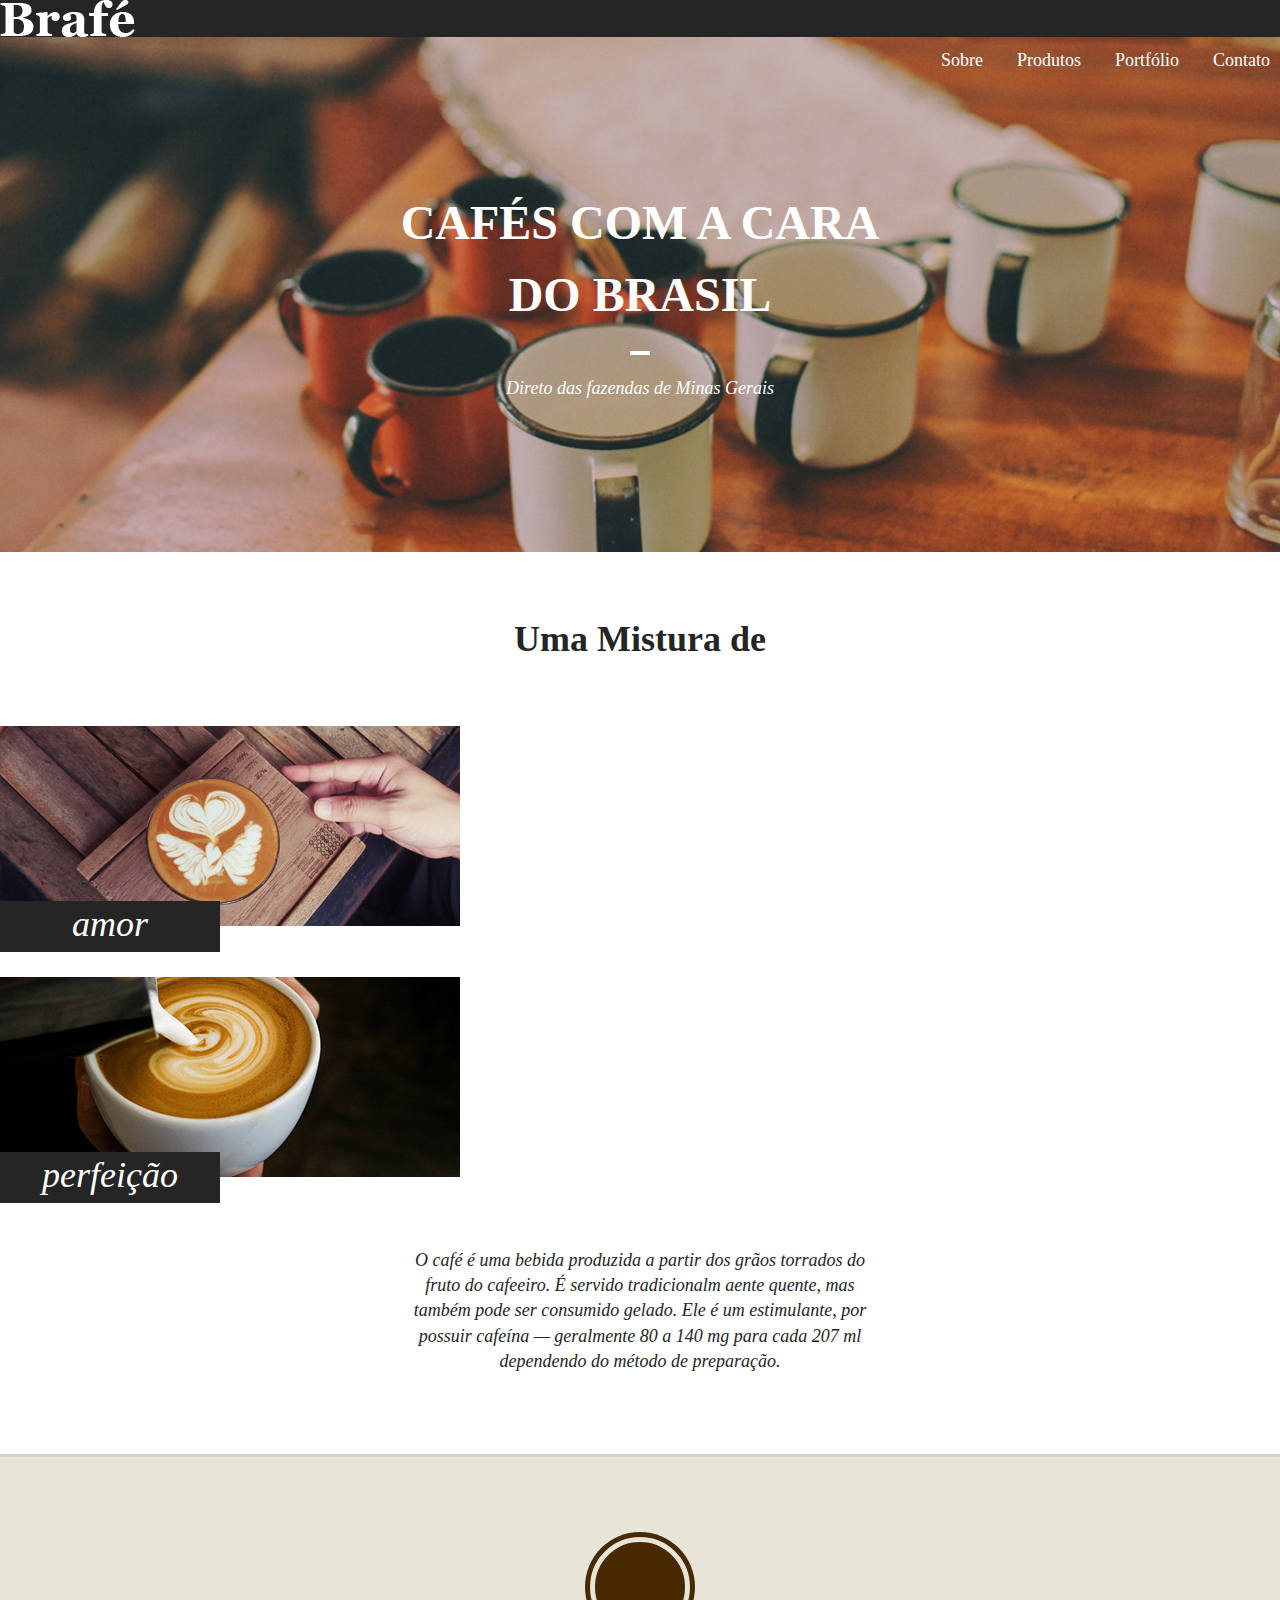
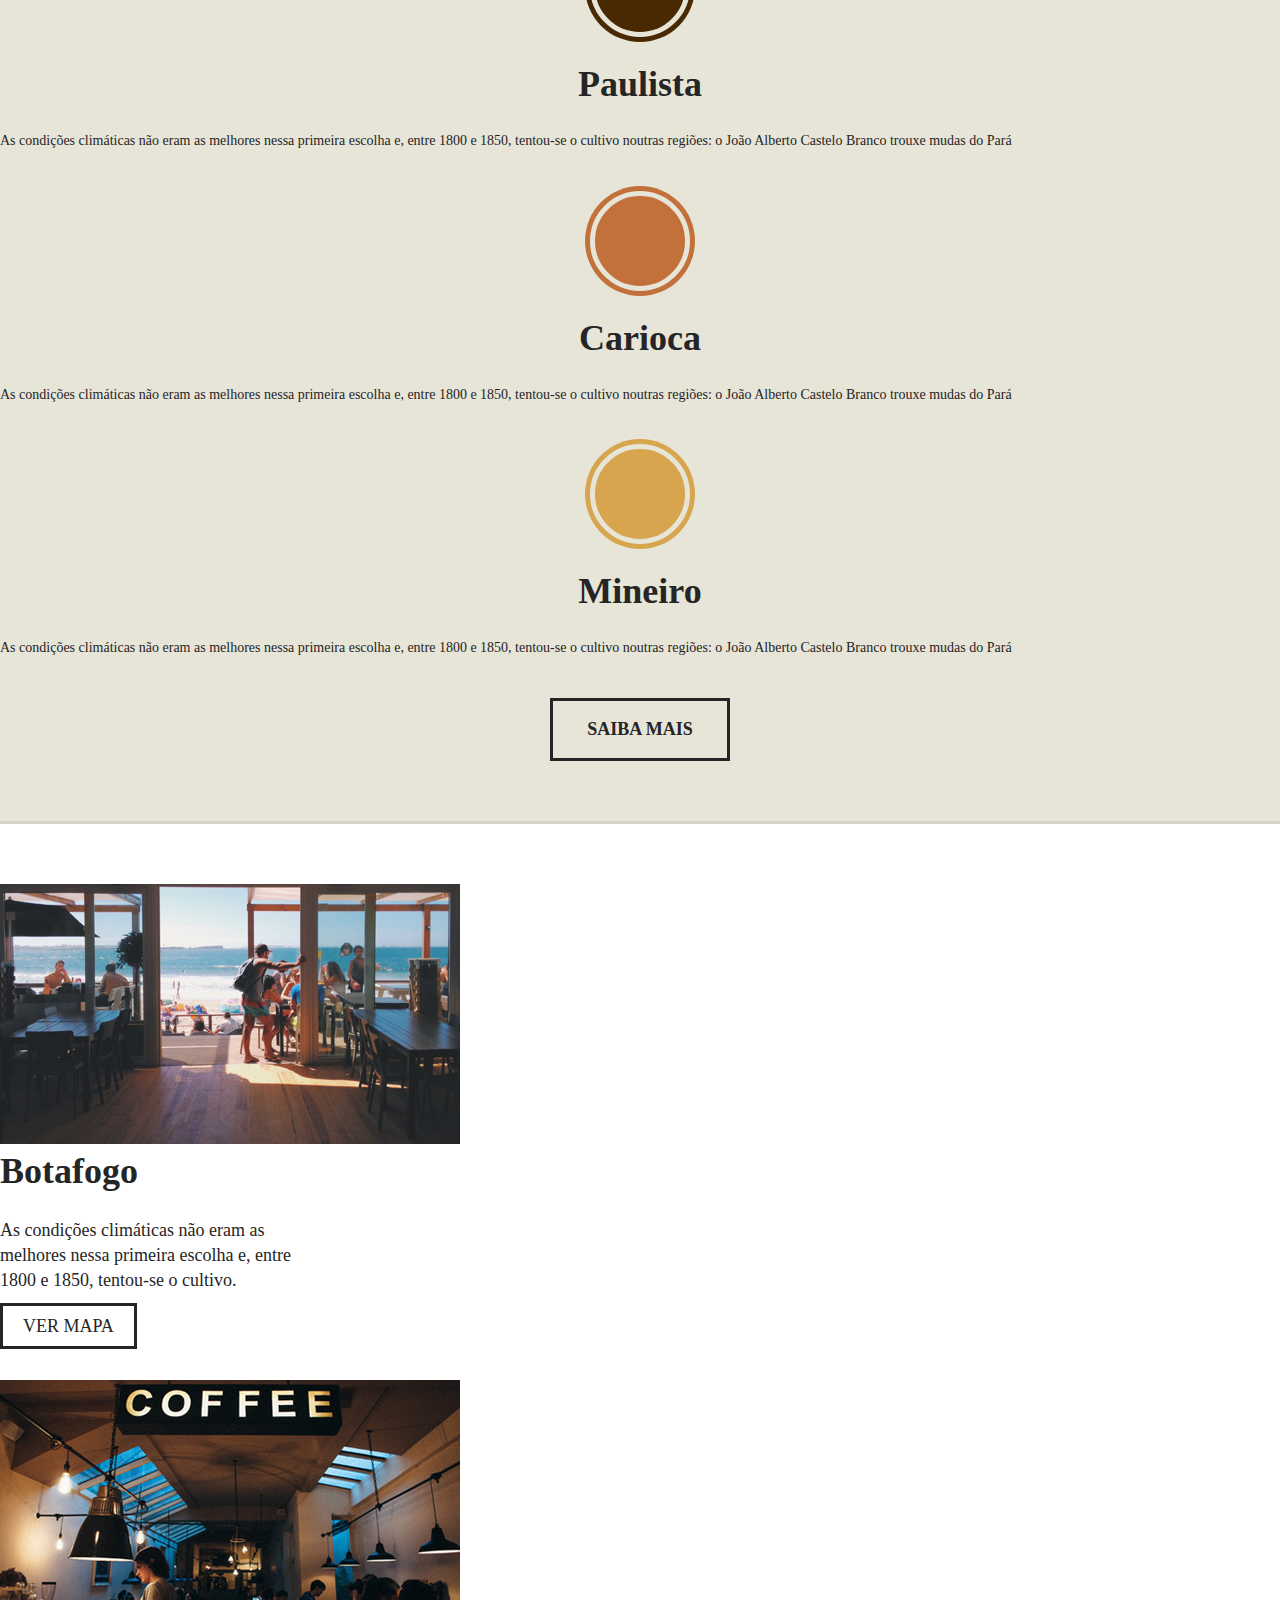
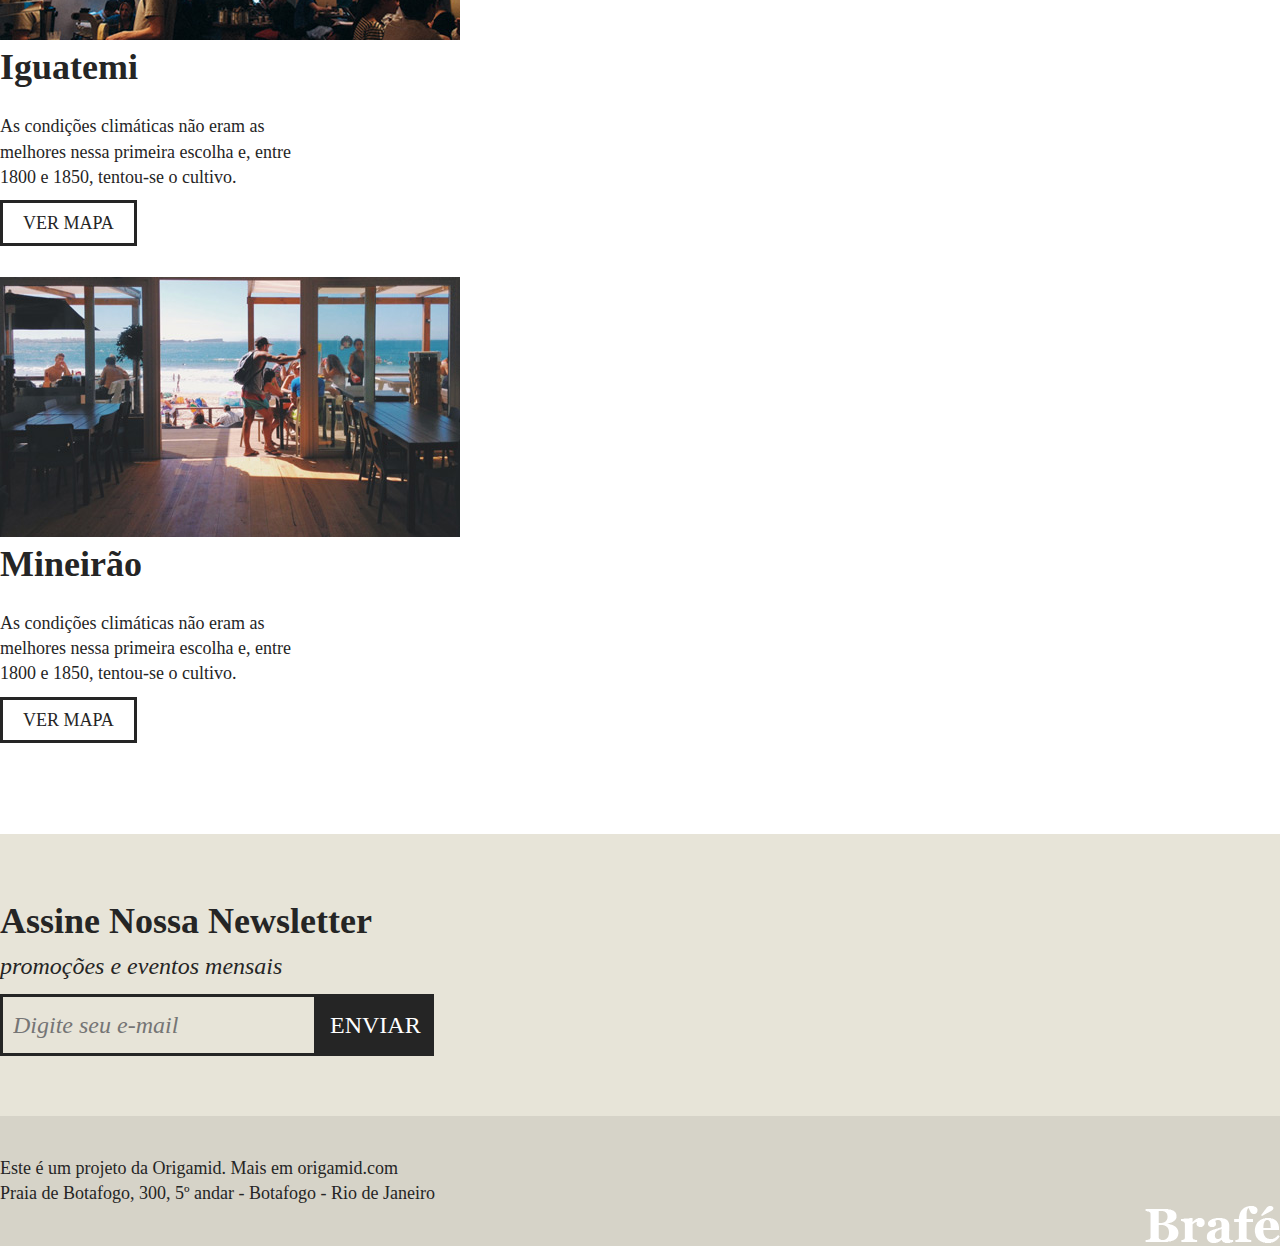
<file: brafe-1-bootstrap/index.html>
<!DOCTYPE html>
<html>
<head>
	<title>Brafé 1</title>
	<meta charset="utf-8">
	<meta name="viewport" content="width=device-width, initial-scale=1, shrink-to-fit=no">
	<link rel="stylesheet" type="text/css" href="css/bootstrap-reboot.min.css">
	<link rel="stylesheet" type="text/css" href="css/style.css">
</head>
<body>
	
	<header class="menu">
		<div class='container'>
			<div class='row'>
				<a class="menu-logo col-4" href="#"><img src="img/brafe.png" alt="Brafé"></a>	
				<nav class="menu-nav col-8">
					<ul>
						<li><a href="#">Sobre</a></li>
						<li><a href="#">Produtos</a></li>
						<li><a href="#">Portfólio</a></li>
						<li><a href="#">Contato</a></li>
					</ul>
				</nav>
			</div>
		</div>
	</header>
	
	<main class="intro">
		<h1>Cafés com a cara<br>do Brasil</h1>
		<p>Direto das fazendas de Minas Gerais</p>
	</main>
	
	<section class="sobre container">
		<h2>Uma Mistura de</h2>
		<div class='row'>
			<div class="col-sm sobre-item">
				<img src="img/cafe-1.jpg">
				<h3>amor</h3>
			</div>
			<div class="col-sm sobre-item">
				<img src="img/cafe-2.jpg">
				<h3>perfeição</h3>
			</div>
		</div>
		<p>O café é uma bebida produzida a partir dos grãos torrados do fruto do cafeeiro. É servido tradicionalm
aente quente, mas também pode ser consumido gelado. Ele é um estimulante, por possuir cafeína — geralmente 80 a 140 mg para cada 207 ml dependendo do método de preparação.</p>
	</section>
	
	<section class="produtos">
		<div class='container'>
			<div class='row'>
				<div class="produtos-item col-sm">
					<h2 class="produtos-paulista">Paulista</h2>
					<p>As condições climáticas não eram as melhores nessa primeira escolha e, entre 1800 e 1850, tentou-se o cultivo noutras regiões: o João Alberto Castelo Branco trouxe mudas do Pará</p>
				</div>
				<div class="produtos-item col-sm">
					<h2 class="produtos-carioca">Carioca</h2>
					<p>As condições climáticas não eram as melhores nessa primeira escolha e, entre 1800 e 1850, tentou-se o cultivo noutras regiões: o João Alberto Castelo Branco trouxe mudas do Pará</p>
				</div>
				<div class="produtos-item col-sm">
					<h2 class="produtos-mineiro">Mineiro</h2>
					<p>As condições climáticas não eram as melhores nessa primeira escolha e, entre 1800 e 1850, tentou-se o cultivo noutras regiões: o João Alberto Castelo Branco trouxe mudas do Pará</p>
				</div>
			</div>
			<a class="produtos-btn" href="#">Saiba Mais</a>
		</div>
	</section>
	
	<section class="locais container">
		<div class="locais-item row">
			<div class='col-sm'>
				<img src="img/botafogo.jpg" alt="Brafé unidade Botafogo">
			</div>
			<div class='col-sm'>
				<h2>Botafogo</h2>
				<p>As condições climáticas não eram as melhores nessa primeira escolha e, entre 1800 e 1850, tentou-se o cultivo.</p>
				<a href="#">Ver Mapa</a>
			</div>
		</div>
		
		<div class="locais-item row">
			<div class='col-sm'>
				<img src="img/iguatemi.jpg" alt="Brafé unidade Iguatemi">
			</div>
			<div class='col-sm'>
				<h2>Iguatemi</h2>
				<p>As condições climáticas não eram as melhores nessa primeira escolha e, entre 1800 e 1850, tentou-se o cultivo.</p>
				<a href="#">Ver Mapa</a>
			</div>
		</div>
		
		<div class="locais-item row">
			<div class='col-sm'>
				<img src="img/botafogo.jpg" alt="Brafé unidade Mineirão">
			</div>
			<div class='col-sm'>
				<h2>Mineirão</h2>
				<p>As condições climáticas não eram as melhores nessa primeira escolha e, entre 1800 e 1850, tentou-se o cultivo.</p>
				<a href="#">Ver Mapa</a>
			</div>
		</div>
	
	</section>
	
	<section class="assine">
		<div class='container'>
			<div class='row'>
				<div class="assine-info col-sm">
					<h2>Assine Nossa Newsletter</h2>
					<p>promoções e eventos mensais</p>
				</div>
				<form class='col-sm'>
					<label>E-mail</label>
					<input type="text" placeholder="Digite seu e-mail">
					<button type="submit">Enviar</button>
				</form>
			</div>
		</div>
	</section>
	
	<footer class="footer">
		<div class='container'>
			<div class='row'>
				<p class='col-sm-8'>Este é um projeto da Origamid. Mais em origamid.com<br>Praia de Botafogo, 300, 5º andar - Botafogo - Rio de Janeiro</p>
				<div class='col-sm'>
					<img src="img/brafe.png" alt="Brafé">
				</div>
			</div>
		</div>
	</footer>
	
</body>
</html>
</file>
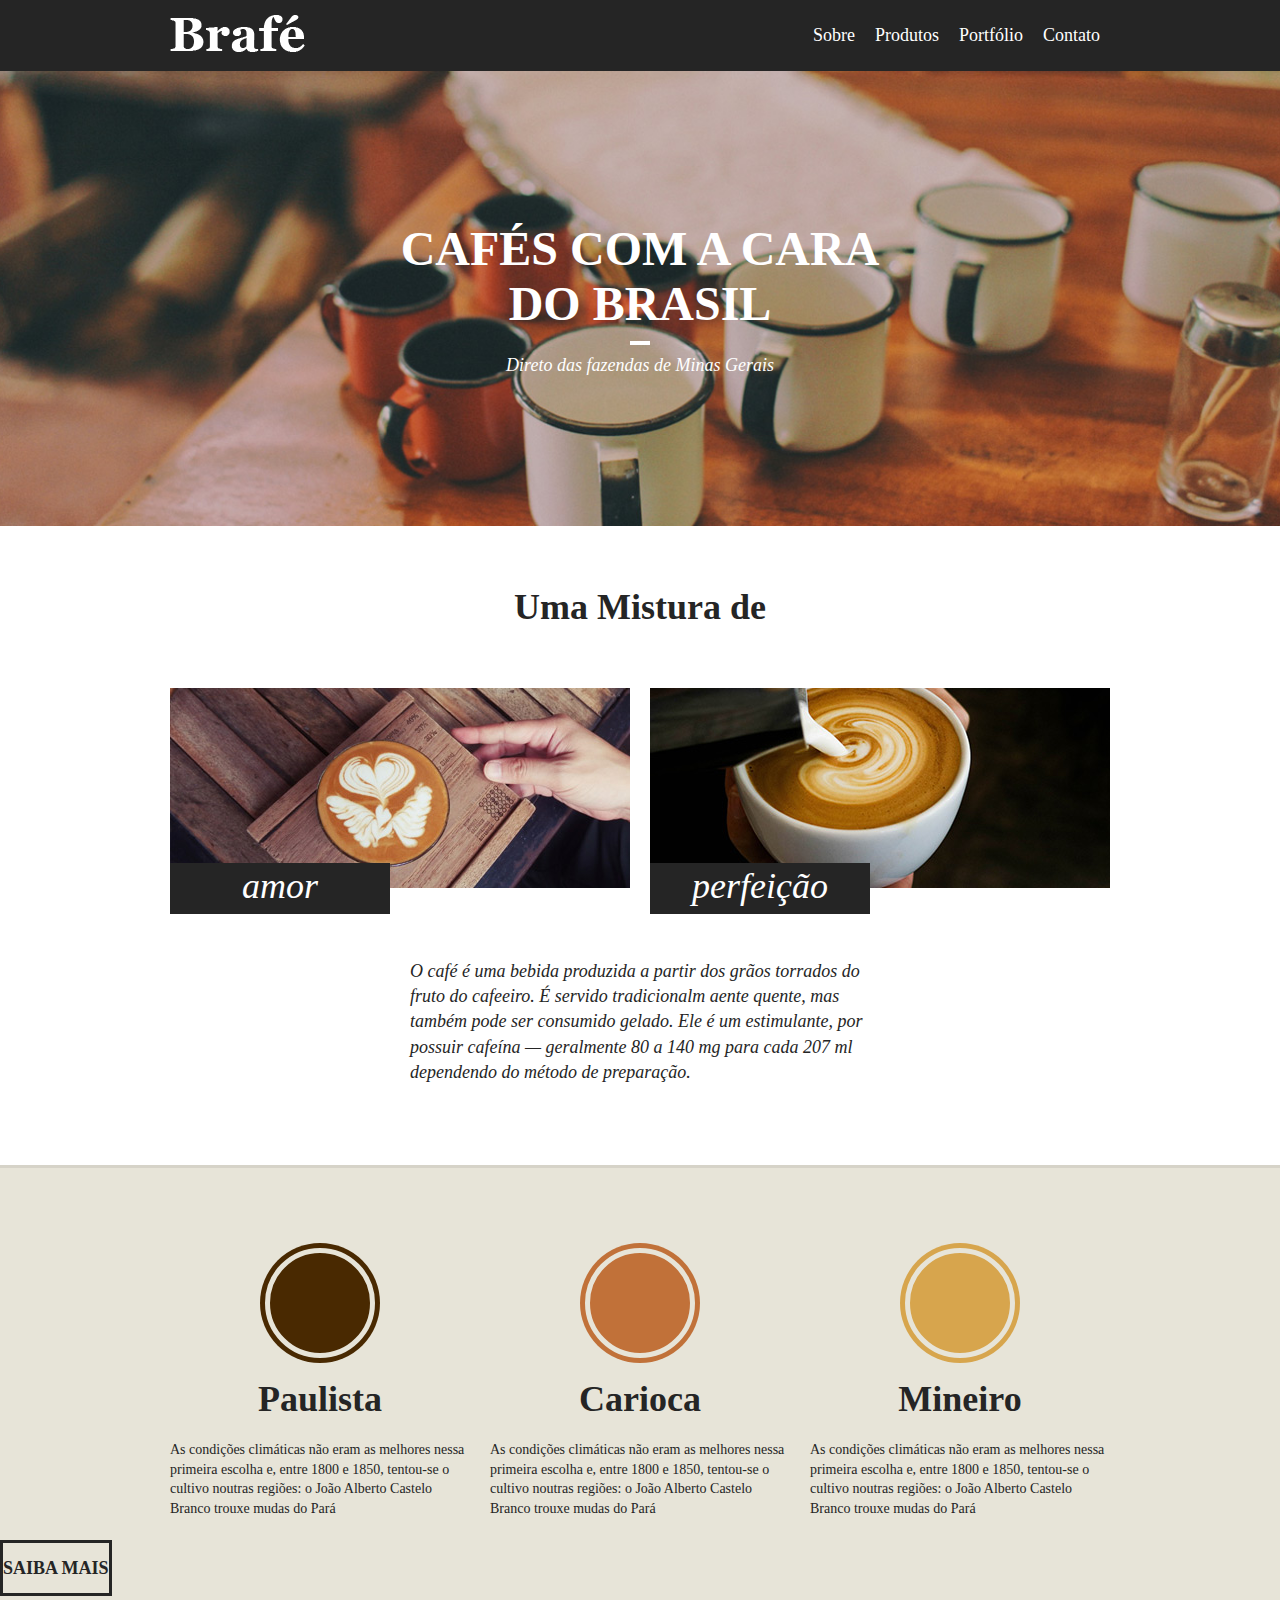
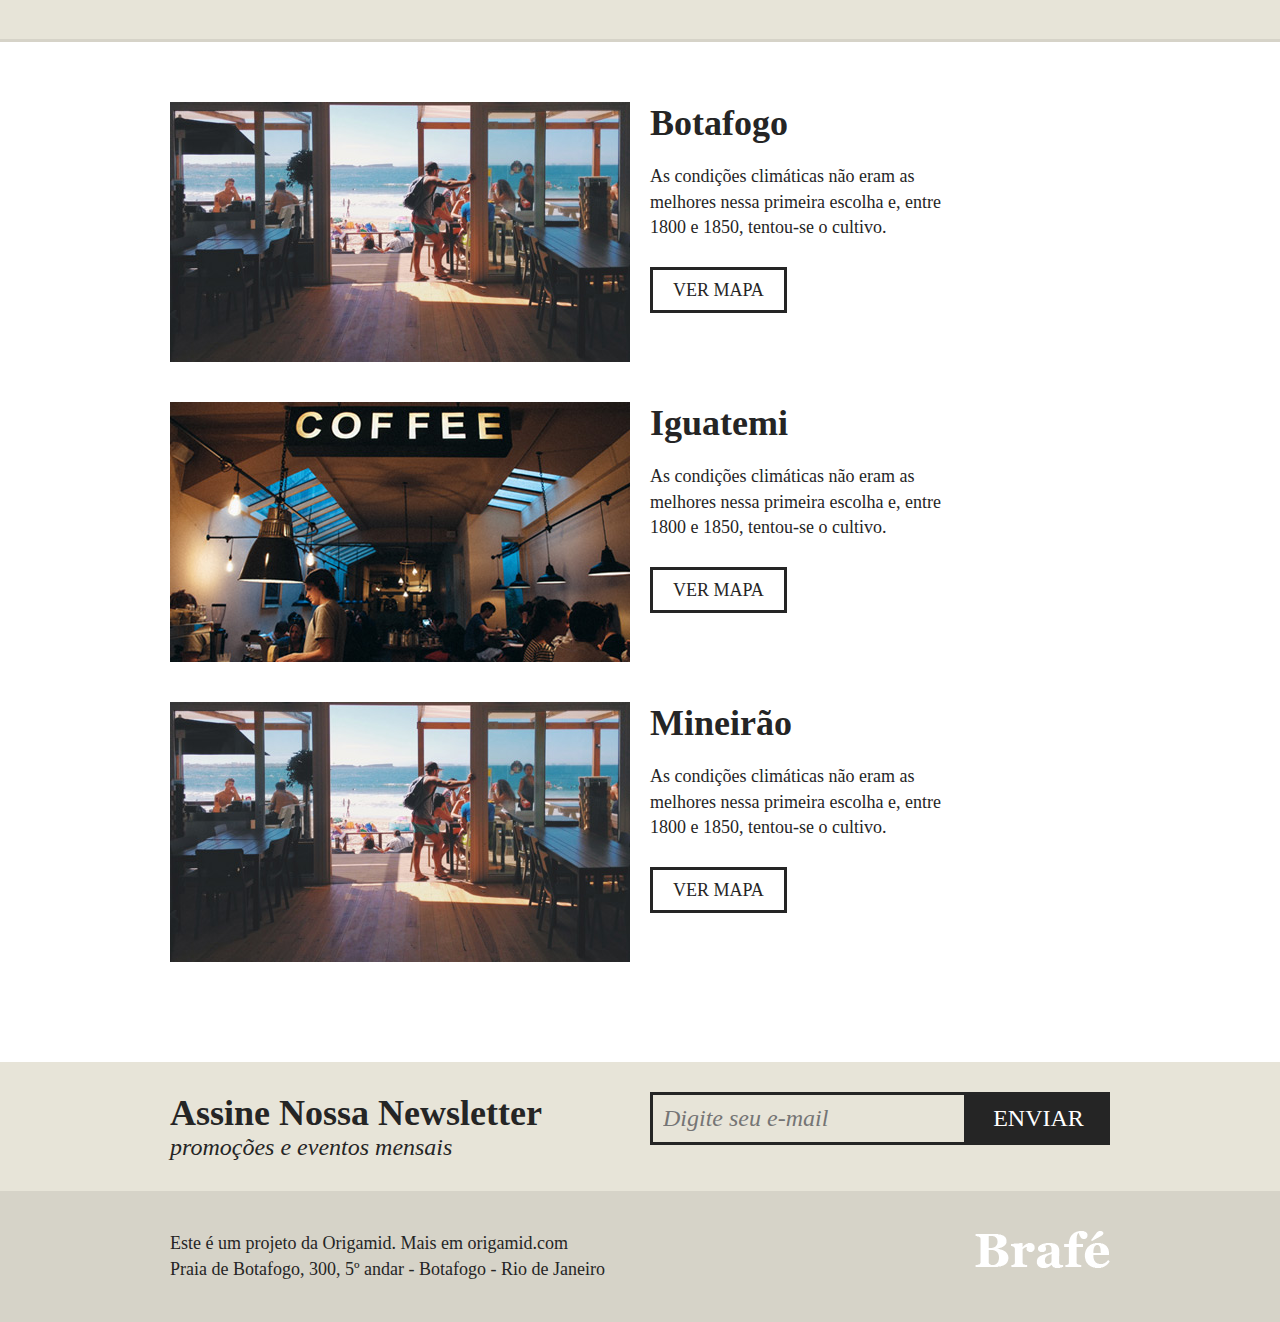
<file: brafe-1-flexbox/index.html>
<!DOCTYPE html>
<html>
<head>
	<title>Brafé 1</title>
	<meta charset="utf-8">
	<meta name="viewport" content="width=device-width, initial-scale=1, shrink-to-fit=no">
	<link rel="stylesheet" type="text/css" href="css/style.css">
</head>
<body>
	
	<header class="menu">
		<div class='container'>
			<a class="menu-logo" href="#"><img src="img/brafe.png" alt="Brafé"></a>	
			<nav class="menu-nav">
				<ul>
					<li><a href="#">Sobre</a></li>
					<li><a href="#">Produtos</a></li>
					<li><a href="#">Portfólio</a></li>
					<li><a href="#">Contato</a></li>
				</ul>
			</nav>
		</div>
	</header>
	
	<main class="intro">
		<h1>Cafés com a cara<br>do Brasil</h1>
		<p>Direto das fazendas de Minas Gerais</p>
	</main>
	
	<section class="sobre">
		<h2>Uma Mistura de</h2>
		<div class='container'>
			<div class="sobre-item">
				<img src="img/cafe-1.jpg">
				<h3>amor</h3>
			</div>
			<div class="sobre-item">
				<img src="img/cafe-2.jpg">
				<h3>perfeição</h3>
			</div>
		</div>
		<p>O café é uma bebida produzida a partir dos grãos torrados do fruto do cafeeiro. É servido tradicionalm
aente quente, mas também pode ser consumido gelado. Ele é um estimulante, por possuir cafeína — geralmente 80 a 140 mg para cada 207 ml dependendo do método de preparação.</p>
	</section>
	
	<section class="produtos">
		<div class='container'>
			<div class="produtos-item">
				<h2 class="produtos-paulista">Paulista</h2>
				<p>As condições climáticas não eram as melhores nessa primeira escolha e, entre 1800 e 1850, tentou-se o cultivo noutras regiões: o João Alberto Castelo Branco trouxe mudas do Pará</p>
			</div>
			<div class="produtos-item">
				<h2 class="produtos-carioca">Carioca</h2>
				<p>As condições climáticas não eram as melhores nessa primeira escolha e, entre 1800 e 1850, tentou-se o cultivo noutras regiões: o João Alberto Castelo Branco trouxe mudas do Pará</p>
			</div>
			<div class="produtos-item">
				<h2 class="produtos-mineiro">Mineiro</h2>
				<p>As condições climáticas não eram as melhores nessa primeira escolha e, entre 1800 e 1850, tentou-se o cultivo noutras regiões: o João Alberto Castelo Branco trouxe mudas do Pará</p>
			</div>
		</div>
		<a class="produtos-btn" href="#">Saiba Mais</a>
	</section>
	
	<section class="locais">
		<div class="locais-item container">
			<div class='locais-img'>
				<img src="img/botafogo.jpg" alt="Brafé unidade Botafogo">
			</div>
			<div class='locais-info'>
				<h2>Botafogo</h2>
				<p>As condições climáticas não eram as melhores nessa primeira escolha e, entre 1800 e 1850, tentou-se o cultivo.</p>
				<a href="#">Ver Mapa</a>
			</div>
		</div>
		
		<div class="locais-item container">
			<div class='locais-img'>
				<img src="img/iguatemi.jpg" alt="Brafé unidade Iguatemi">
			</div>
			<div class='locais-info'>
				<h2>Iguatemi</h2>
				<p>As condições climáticas não eram as melhores nessa primeira escolha e, entre 1800 e 1850, tentou-se o cultivo.</p>
				<a href="#">Ver Mapa</a>
			</div>
		</div>
		
		<div class="locais-item container">
			<div class='locais-img'>
				<img src="img/botafogo.jpg" alt="Brafé unidade Mineirão">
			</div>
			<div class='locais-info'>
				<h2>Mineirão</h2>
				<p>As condições climáticas não eram as melhores nessa primeira escolha e, entre 1800 e 1850, tentou-se o cultivo.</p>
				<a href="#">Ver Mapa</a>
			</div>
		</div>
	
	</section>
	
	<section class="assine">
		<div class='container'>
			<div class="assine-info">
				<h2>Assine Nossa Newsletter</h2>
				<p>promoções e eventos mensais</p>
			</div>
			<form>
				<label>E-mail</label>
				<input type="text" placeholder="Digite seu e-mail">
				<button type="submit">Enviar</button>
			</form>
		</div>
	</section>
	
	<footer class="footer">
		<div class="container">
			<p>Este é um projeto da Origamid. Mais em origamid.com<br>Praia de Botafogo, 300, 5º andar - Botafogo - Rio de Janeiro</p>
			<div class='footer-img'>
				<img src="img/brafe.png" alt="Brafé">
			</div>
		</div>
	</footer>
	
</body>
</html>
</file>
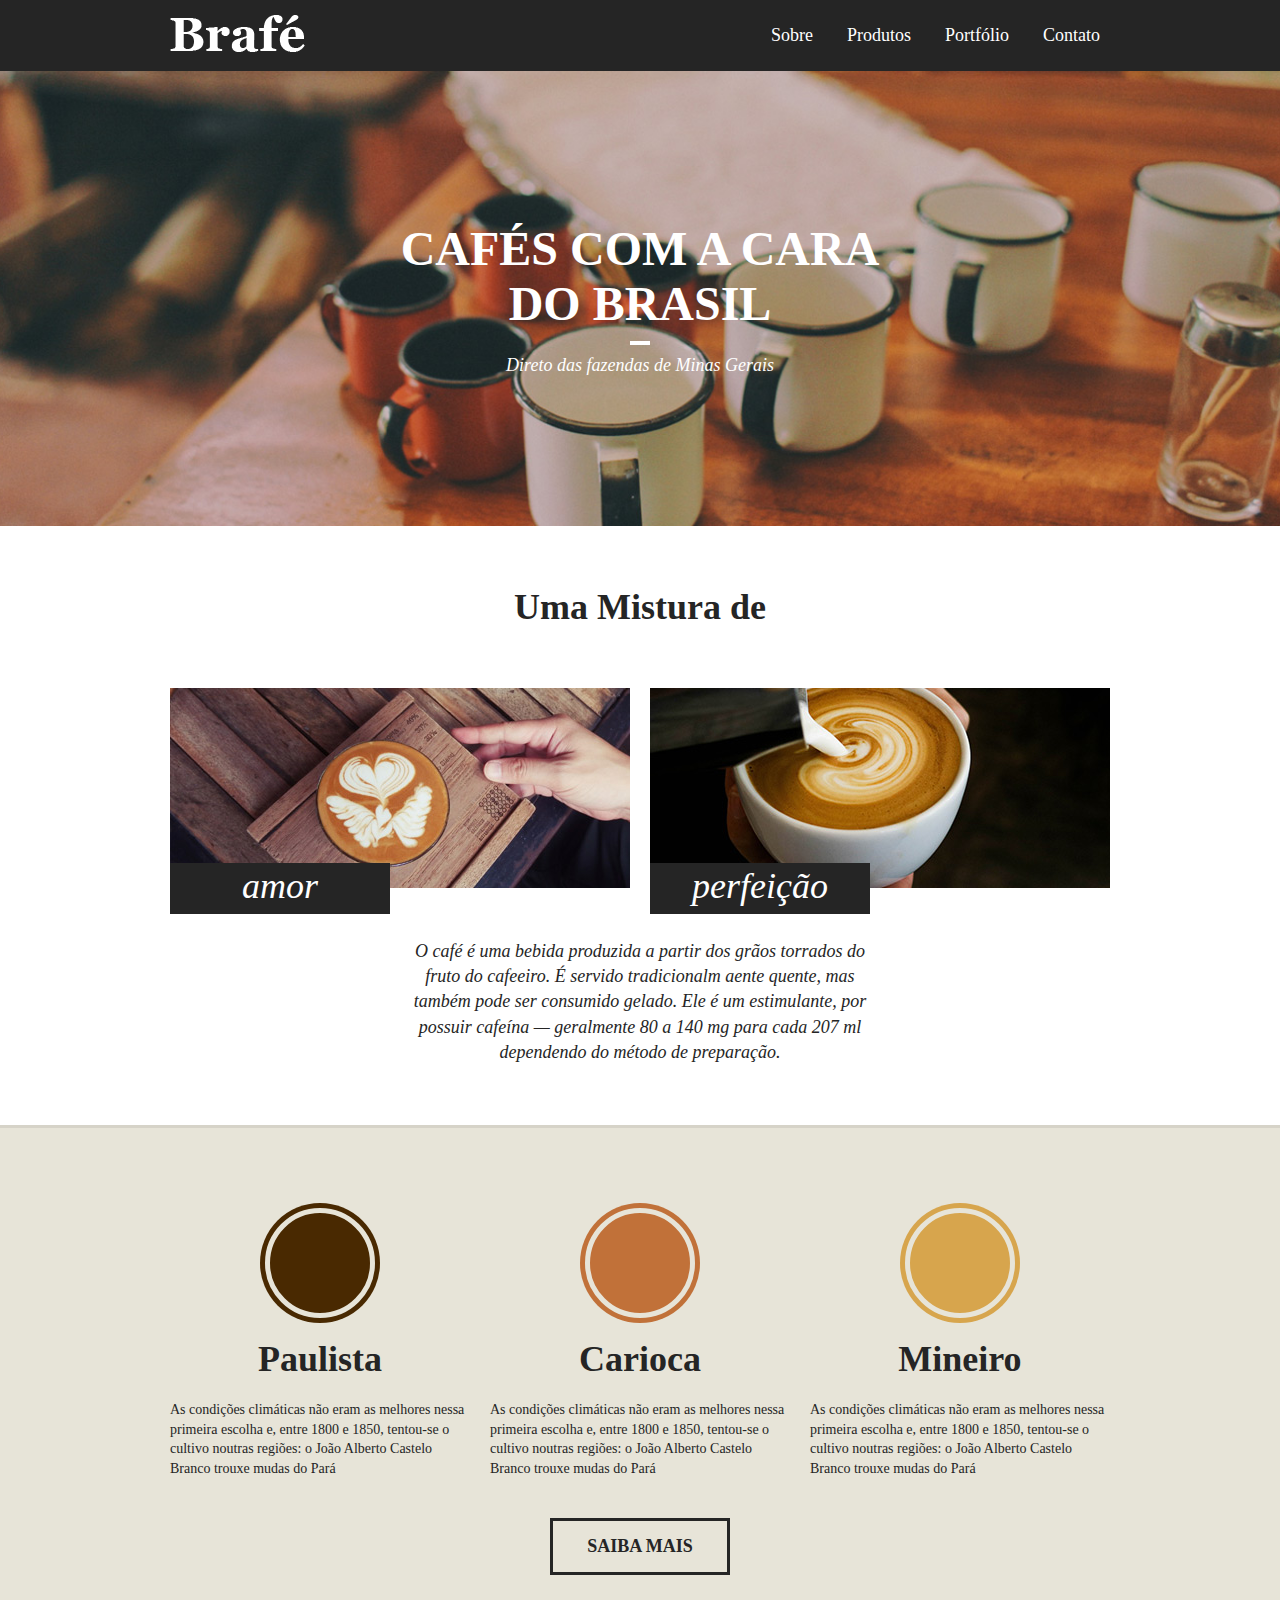
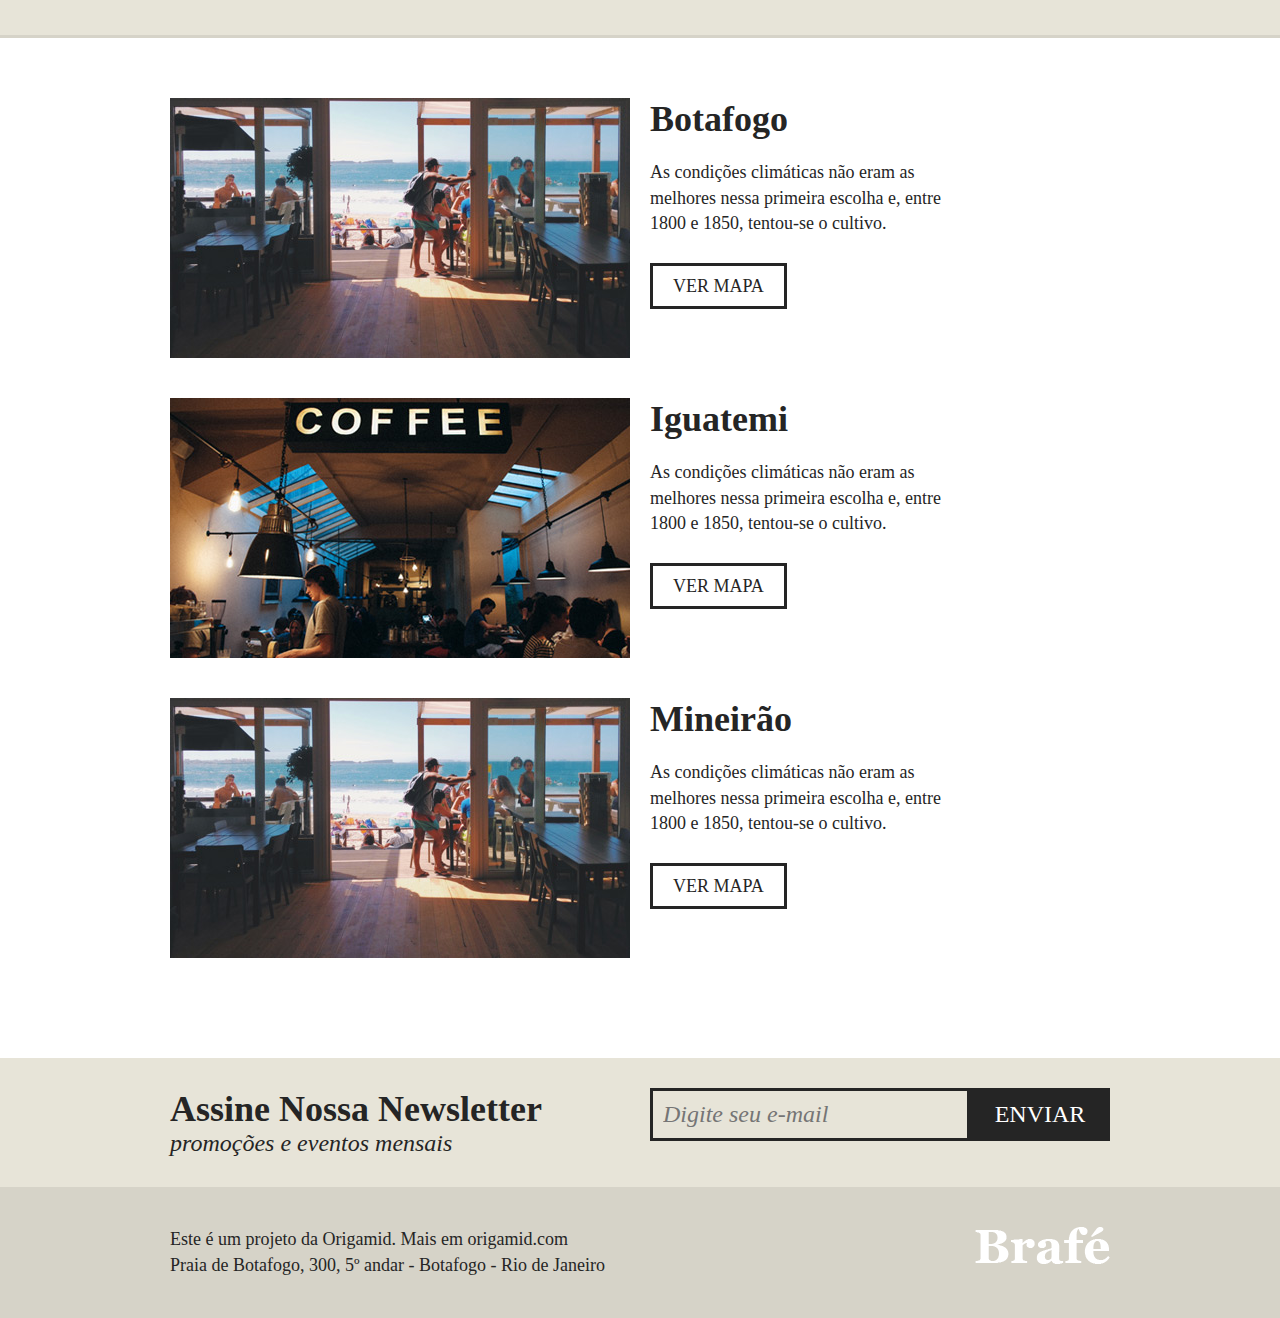
<file: brafe-1-grid/index.html>
<!DOCTYPE html>
<html>
<head>
	<title>Brafé 1</title>
	<meta charset="utf-8">
	<meta name="viewport" content="width=device-width, initial-scale=1, shrink-to-fit=no">
	<link rel="stylesheet" type="text/css" href="css/grid.css">
	<link rel="stylesheet" type="text/css" href="css/style.css">
</head>
<body>
	
	<header class="menu">
		<div class='container'>
			<a class="menu-logo grid-4" href="#"><img src="img/brafe.png" alt="Brafé"></a>	
			<nav class="menu-nav grid-8">
				<ul>
					<li><a href="#">Sobre</a></li>
					<li><a href="#">Produtos</a></li>
					<li><a href="#">Portfólio</a></li>
					<li><a href="#">Contato</a></li>
				</ul>
			</nav>
		</div>
	</header>
	
	<main class="intro">
		<h1>Cafés com a cara<br>do Brasil</h1>
		<p>Direto das fazendas de Minas Gerais</p>
	</main>
	
	<section class="container sobre">
		<h2>Uma Mistura de</h2>
		<div>
			<div class="sobre-item grid-6">
				<img src="img/cafe-1.jpg">
				<h3>amor</h3>
			</div>
			<div class="sobre-item grid-6">
				<img src="img/cafe-2.jpg">
				<h3>perfeição</h3>
			</div>
		</div>
		<p>O café é uma bebida produzida a partir dos grãos torrados do fruto do cafeeiro. É servido tradicionalm
aente quente, mas também pode ser consumido gelado. Ele é um estimulante, por possuir cafeína — geralmente 80 a 140 mg para cada 207 ml dependendo do método de preparação.</p>
	</section>
	
	<section class="produtos">
		<div class='container'>
			<div class="produtos-item grid-4">
				<h2 class="produtos-paulista">Paulista</h2>
				<p>As condições climáticas não eram as melhores nessa primeira escolha e, entre 1800 e 1850, tentou-se o cultivo noutras regiões: o João Alberto Castelo Branco trouxe mudas do Pará</p>
			</div>
			<div class="produtos-item grid-4">
				<h2 class="produtos-carioca">Carioca</h2>
				<p>As condições climáticas não eram as melhores nessa primeira escolha e, entre 1800 e 1850, tentou-se o cultivo noutras regiões: o João Alberto Castelo Branco trouxe mudas do Pará</p>
			</div>
			<div class="produtos-item grid-4">
				<h2 class="produtos-mineiro">Mineiro</h2>
				<p>As condições climáticas não eram as melhores nessa primeira escolha e, entre 1800 e 1850, tentou-se o cultivo noutras regiões: o João Alberto Castelo Branco trouxe mudas do Pará</p>
			</div>
		</div>
		<a class="produtos-btn" href="#">Saiba Mais</a>
	</section>
	
	<section class="locais">
		<div class="locais-item container">
			<div class='grid-6'>
				<img src="img/botafogo.jpg" alt="Brafé unidade Botafogo">
			</div>
			<div class='grid-6'>
				<h2>Botafogo</h2>
				<p>As condições climáticas não eram as melhores nessa primeira escolha e, entre 1800 e 1850, tentou-se o cultivo.</p>
				<a href="#">Ver Mapa</a>
			</div>
		</div>
		
		<div class="locais-item container">
			<div class='grid-6'>
				<img src="img/iguatemi.jpg" alt="Brafé unidade Iguatemi">
			</div>
			<div class='grid-6'>
				<h2>Iguatemi</h2>
				<p>As condições climáticas não eram as melhores nessa primeira escolha e, entre 1800 e 1850, tentou-se o cultivo.</p>
				<a href="#">Ver Mapa</a>
			</div>
		</div>
		
		<div class="locais-item container">
			<div class='grid-6'>
				<img src="img/botafogo.jpg" alt="Brafé unidade Mineirão">
			</div>
			<div class='grid-6'>
				<h2>Mineirão</h2>
				<p>As condições climáticas não eram as melhores nessa primeira escolha e, entre 1800 e 1850, tentou-se o cultivo.</p>
				<a href="#">Ver Mapa</a>
			</div>
		</div>
	
	</section>
	
	<section class="assine">
		<div class='container'>
			<div class="assine-info grid-6">
				<h2>Assine Nossa Newsletter</h2>
				<p>promoções e eventos mensais</p>
			</div>
			<form class='grid-6'>
				<label>E-mail</label>
				<input type="text" placeholder="Digite seu e-mail">
				<button type="submit">Enviar</button>
			</form>
		</div>
	</section>
	
	<footer class="footer">
		<div class='container'>
			<p class='grid-8'>Este é um projeto da Origamid. Mais em origamid.com<br>Praia de Botafogo, 300, 5º andar - Botafogo - Rio de Janeiro</p>
			<div class='grid-4'>
				<img src="img/brafe.png" alt="Brafé">
			</div>
		</div>
	</footer>
	
</body>
</html>
</file>
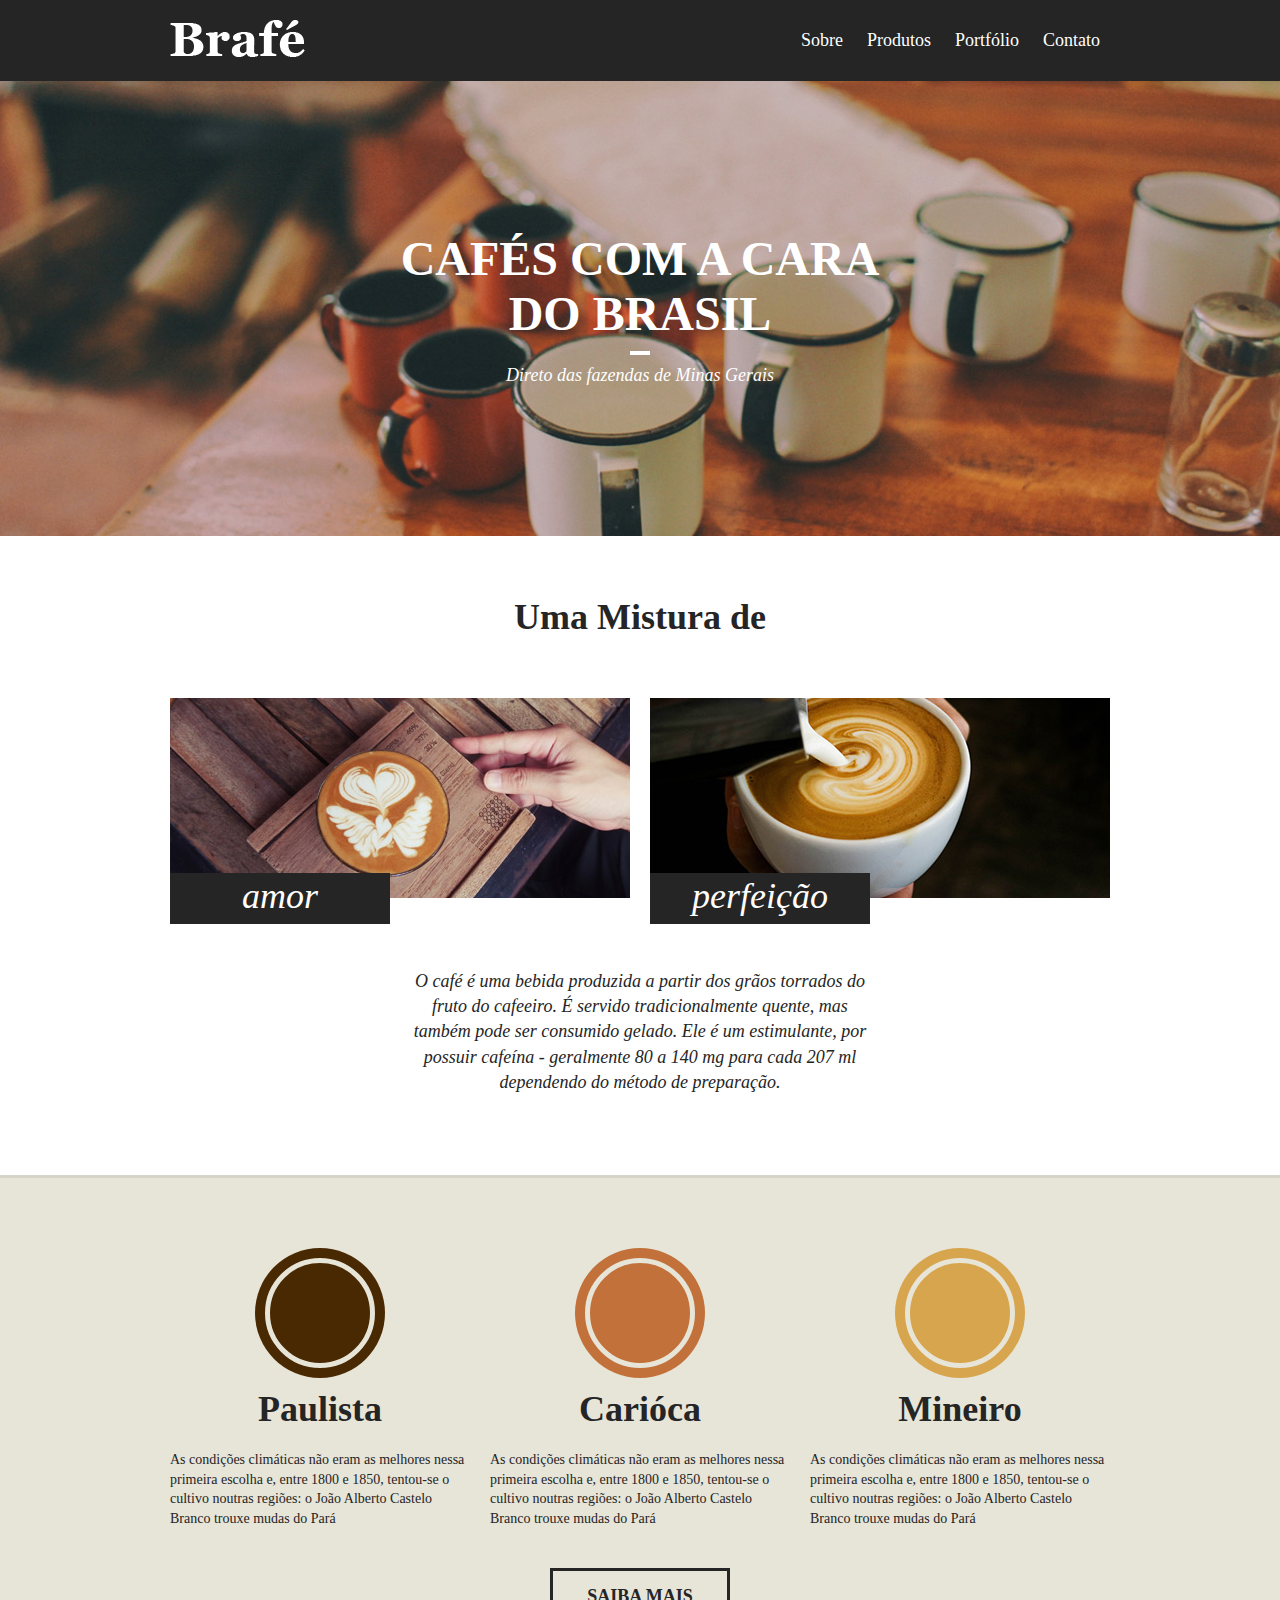
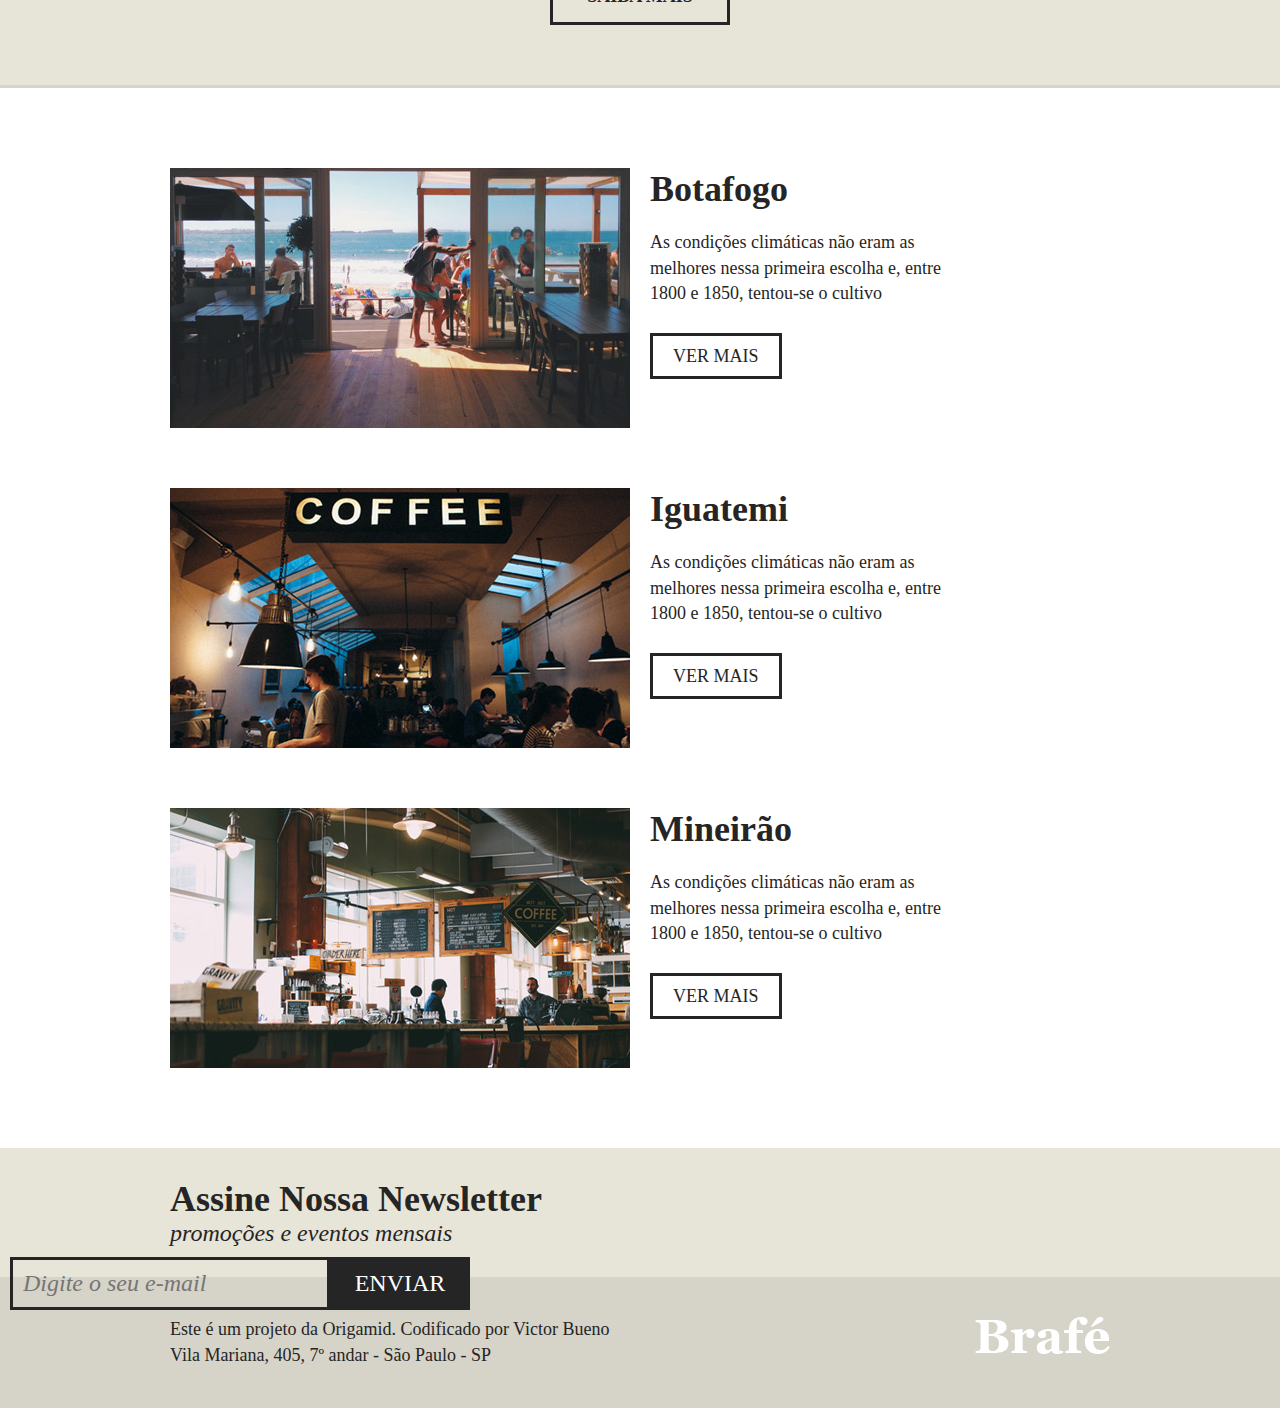
<file: brafe-1-puro/index.html>
<!DOCTYPE html>
<html lang="en">
<head>
    <meta charset="UTF-8">
    <meta name="viewport" content="width=device-width, initial-scale=1.0, shrink-to-fit=no">
    <title>Brafé 1</title>
    <link rel="stylesheet" href="css/style.css">
</head>
<body>
    <header class='menu'>
        <div class='menu-container'>
            <a class='menu-logo' href="#"><img src="img/brafe.png" alt="Brafé"></a>
            <nav class='menu-nav'>
                <ul>
                    <li><a href="#">Sobre</a></li>
                    <li><a href="#">Produtos</a></li>
                    <li><a href="#">Portfólio</a></li>
                    <li><a href="#">Contato</a></li>
                </ul>
            </nav>
        </div>
    </header>

    <main class='intro'>
        <h1>Cafés com a cara<br>do Brasil</h1>
        <p>Direto das fazendas de Minas Gerais</p>
    </main>

    <section class='sobre'>
        <h2>Uma Mistura de</h2>
        <div class='sobre-container'>
            <div class='sobre-item'>
                <img src="img/cafe-1.jpg" alt="Café">
                <h3>amor</h3>
            </div>
            <div class='sobre-item'>
                <img src="img/cafe-2.jpg" alt="Café">
                <h3>perfeição</h3>
            </div>
        </div>
        <p>
            O café é uma bebida produzida a partir dos grãos torrados do fruto do cafeeiro. É servido tradicionalmente quente, mas também pode ser consumido gelado. Ele é um estimulante, por possuir cafeína - geralmente 80 a 140 mg para cada 207 ml dependendo do método de preparação.    
        </p>
    </section>

    <section class='produtos'>
        <div class='produtos-container'>
            <div class='produtos-item'>
                <h2 class='produtos-paulista'>Paulista</h2>
                <p>As condições climáticas não eram as melhores nessa primeira escolha e, entre 1800 e 1850, tentou-se o cultivo noutras regiões: o João Alberto Castelo Branco trouxe mudas do Pará</p>
            </div>

            <div class='produtos-item'>
                <h2 class='produtos-carioca'>Carióca</h2>
                <p>As condições climáticas não eram as melhores nessa primeira escolha e, entre 1800 e 1850, tentou-se o cultivo noutras regiões: o João Alberto Castelo Branco trouxe mudas do Pará</p>
            </div>

            <div class='produtos-item'>
                <h2 class='produtos-mineiro'>Mineiro</h2>
                <p>As condições climáticas não eram as melhores nessa primeira escolha e, entre 1800 e 1850, tentou-se o cultivo noutras regiões: o João Alberto Castelo Branco trouxe mudas do Pará</p>
            </div>
        </div>
        <a class='produtos-btn' href="#">Saiba Mais</a>
    </section>

    <section class='locais'>
        <div class='locais-item'>
            <img src="img/botafogo.jpg" alt="Brafé Botafogo">
            <div>
                <h2>Botafogo</h2>
                <p>As condições climáticas não eram as melhores nessa primeira escolha e, entre 1800 e 1850, tentou-se o cultivo</p>
                <a href="#">Ver Mais</a>
            </div>
        </div>
        
        <div class='locais-item'>
            <img src="img/iguatemi.jpg" alt="Brafé Iguatemi">
            <div>
                <h2>Iguatemi</h2>
                <p>As condições climáticas não eram as melhores nessa primeira escolha e, entre 1800 e 1850, tentou-se o cultivo</p>
                <a href="#">Ver Mais</a>
            </div>
        </div>
        
        <div class='locais-item'>
            <img src="img/mineirao.jpg" alt="Brafé Mineirão">
            <div>
                <h2>Mineirão</h2>
                <p>As condições climáticas não eram as melhores nessa primeira escolha e, entre 1800 e 1850, tentou-se o cultivo</p>
                <a href="#">Ver Mais</a>
            </div>
        </div>
    </section>

    <section class='assine'>
        <div class='assine-container'>
            <div class='assine-info'>
                <h2>Assine Nossa Newsletter</h2>
                <p>promoções e eventos mensais</p>
            </div>
        </div>

        <form action="">
            <label for="">E-mail</label>
            <input type="text" placeholder="Digite o seu e-mail">
            <button type="submit">Enviar</button>
        </form>
    </section>

    <footer class='footer'>
        <div class='footer-container'>
            <p>
                Este é um projeto da Origamid. Codificado por Victor Bueno<br>Vila Mariana, 405, 7º andar - São Paulo - SP
            </p>
            <img src="img/brafe.png" alt="Brafé">
        </div>
    </footer>
</body>
</html>
</file>
<file: brafe-1-grid/css/grid.css>
.container {
    max-width: 960px;
    margin: 0 auto;
}

.container::after, .container::before {
    content: '';
    display: table;
    clear: both;
}

.grid-1, .grid-2, .grid-3, .grid-4, .grid-5, .grid-6, .grid-7, .grid-8, .grid-9, .grid-10, .grid-11, .grid-12 {
    margin-right: 10px;
    margin-left: 10px;
    float: left;
    display: block;
    min-height: 1px;
} 

.grid-1 {
    width: calc(8.333% - 20px);
}

.grid-2 {
    width: calc(16.666% - 20px);
}

.grid-3 {
    width: calc(25% - 20px);
}

.grid-4 {
    width: calc(33.333% - 20px);
}

.grid-5 {
    width: calc(41.666% - 20px);
}

.grid-6 {
    width: calc(50% - 20px);
}

.grid-7 {
    width: calc(58.333% - 20px);
}

.grid-8 {
    width: calc(66.666% - 20px);
}

.grid-9 {
    width: calc(75% - 20px);
}

.grid-10 {
    width: calc(83.333% - 20px);
}

.grid-11 {
    width: calc(91.666% - 20px);
}

.grid-12 {
    width: calc(100% - 20px);
}

@media only screen and (max-width: 739px) {
    .container {
        max-width: 300px;
    }

    .grid-1, .grid-2, .grid-3, .grid-4, .grid-5, .grid-6, .grid-7, .grid-8, .grid-9, .grid-10, .grid-11, .grid-12 {
        width: 100%;
        margin-right: 0;
        margin-left: 0;
        float: none;
    }     
}
</file>
<file: brafe-1-bootstrap/css/style.css>
/* Reset */

body, h1, h2, h3, p, ul {
	padding: 0px;
	margin: 0px;
}

body {
	font-family: Georgia, serif;
	color: #252525;
}

* {
	box-sizing: border-box;
}

img {
	display: block;
	max-width: 100%;
}

/* Menu */

.menu {
	background: #252525;
}

.menu-nav a {
	text-decoration: none;
	color: #fff;
	font-size: 1.125em;
}

.menu-nav ul {
	float: right;
	list-style: none;
}

.menu-nav ul li {
	display: inline-block;
}

.menu-nav ul li a {
	display: inline-block;
	padding: 10px;
	margin-left: 10px;
}

@media only screen and (max-width: 768px) {
	.menu-nav ul {
		float: none;
	}

	.menu-nav ul li a {
		padding-left: 0;
		margin-left: 0;
	}
}

/* Intro */

.intro {
	background: url('../img/bg-intro.jpg') no-repeat center center;
	background-size: cover;
	color: #fff;
	padding: 150px 0;
	text-align: center;
}

.intro h1 {
	text-transform: uppercase;
	font-size: 3em;
}

.intro h1::after {
	content: '';
	display: block;
	width: 20px;
	height: 4px;
	background: #fff;
	margin: 20px auto;
}

.intro p {
	font-style: italic;
	font-size: 1.125em;
}

@media only screen and (max-width: 768px) {
	.intro {
		padding: 60px 0;
	}
}
/* Sobre */

.sobre {
	padding-top: 60px;
	padding-bottom: 60px;
}

.sobre h2 {
	font-size: 2.25em;
	text-align: center;
	margin-bottom: 60px;
	font-weight: bold;
}

.sobre-item h3 {
	font-size: 2.25em;
	line-height: 1em;
	background: #252525;
	color: #fff;
	font-style: italic;
	font-weight: normal;
	text-align: center;
	position: relative;
	width: 220px;
	padding: 5px 0 10px 0;
	top: -25px;
}

.sobre > p {
	font-size: 1.125em;
	line-height: 1.4em;
	font-style: italic;
	max-width: 460px;
	text-align: center;
	margin: 20px auto;
}

/* Produtos */

.produtos {
	background: #e7e4d8;
	border-top: 3px solid #d6d3c8;
	border-bottom: 3px solid #d6d3c8;
	padding-top: 60px;
	padding-bottom: 60px;
}

.produtos-item {
	margin-bottom: 40px;
}

.produtos-item h2 {
	font-size: 2.25em;
	text-align: center;
	margin-bottom: 20px;
	font-weight: bold;
}

.produtos-item h2::before {
	content: '';
	display: block;
	width: 100px;
	height: 100px;
	background: currentColor;
	border-radius: 50%;
	border: 5px solid #e7e4d8;
	box-shadow: 0 0 0 5px currentColor;
	margin: 20px auto;
}

h2.produtos-paulista::before {
	color: #492901;
}

h2.produtos-carioca::before {
	color: #c17139;
}

h2.produtos-mineiro::before {
	color: #d7a54d;
}

.produtos-item p {
	font-size: 0.875em;
	line-height: 1.4em;
}

.produtos-btn {
	border: 3px solid #252525;
	color: #252525;
	text-decoration: none;
	text-align: center;
	font-size: 1.125em;
	font-weight: bold;
	text-transform: uppercase;
	width: 180px;
	display: block;
	margin: 20px auto 0 auto;
	padding: 15px 0;
}

.produtos-btn:hover {
	text-decoration: none;
	color: #C17139;
	border-color: #C17139;
}

/* Locais */

.locais {
	padding-top: 60px;
	padding-bottom: 60px;
}

.locais-item {
	margin-bottom: 40px;
}

.locais-item h2 {
	font-size: 2.25em;
	margin-bottom: 20px;
	font-weight: bold;
}

.locais-item p {
	font-size: 1.125em;
	line-height: 1.4em;
	max-width: 320px;
	margin-bottom: 20px;
}

.locais-item a {
	font-size: 1.125em;
	text-transform: uppercase;
	text-decoration: none;
	border: 3px solid;
	color: #252525;
	padding: 10px 20px;
}

/* Assine */

.assine {
	background: #e7e4d8;
	padding-top: 60px;
	padding-bottom: 60px;
}

.assine-info h2 {
	font-size: 2.25em;
	font-weight: bold;
}

.assine-info p {
	font-size: 1.5em;
	font-style: italic;
}

.assine form {
	margin-top: 10px;
	display: flex;
	flex-wrap: wrap;
	align-content: flex-start;
}

.assine form label {
	display: none;
}

.assine input {
	border: 3px solid #252525;
	background: none;
	font-size: 1.5em;
	font-style: italic;
	font-family: Georgia, serif;
	align-self: flex-start;
	padding: 10px
}

.assine button {
	background: #252525;
	border: none;
	font-family: Georgia, serif;
	text-transform: uppercase;
	font-size: 1.5em;
	color: #fff;
	cursor: pointer;
	align-self: flex-start;
	padding: 13px;
}

/*Footer*/

.footer {
	background: #d6d3c8;
	padding-top: 40px;
	padding-bottom: 40px;
}

.footer p {
	font-size: 1.125em;
	line-height: 1.4em;
}

.footer img {
	float: right;
}

@media only screen and (max-width: 768px) {
	.footer img {
		float: none;
		margin-top: 20px;
	}
}
</file>
<file: brafe-1-flexbox/css/style.css>
/* Reset */

body, h1, h2, h3, p, ul {
	padding: 0px;
	margin: 0px;
}

body {
	font-family: Georgia, serif;
	color: #252525;
}

* {
	box-sizing: border-box;
}

.container {
	display: flex;
	max-width: 960px;
	margin: 0 auto;
}

@media only screen and (max-width: 739px) {
	.container {
		flex-direction: column;
		max-width: 300px;
	}
}

/* Menu */

.menu {
	background: #252525;
	padding: 15px 0;
}

.menu-logo {
	margin: 0 10px;
}

.menu-nav a {
	text-decoration: none;
	color: #fff;
	font-size: 1.125em;
}

.menu-nav {
	flex: 1;
	margin: 0 10px;
	align-self: center;
}

.menu-nav ul {
	float: right;
	display: flex;
	list-style: none;
}

.menu-nav ul li a {
	padding: 10px;
}

@media only screen and (max-width: 739px) {
	.menu-nav {
		margin: 0;
	}
	
	.menu-logo {
		margin: 0;
	}

	.menu-nav ul li a {
		padding-left: 0;
	}
}

/* Intro */

.intro {
	background: url('../img/bg-intro.jpg') no-repeat center center;
	background-size: cover;
	color: #fff;
	padding: 150px 0;
	text-align: center;
}

.intro h1 {
	text-transform: uppercase;
	font-size: 3em;
}

.intro h1::after {
	content: '';
	display: block;
	width: 20px;
	height: 4px;
	background: #fff;
	margin: 10px auto;
}

.intro p {
	font-style: italic;
	font-size: 1.125em;
}

@media only screen and (max-width: 739px) {
	.intro {
		padding: 60px 0;
	}
}

/* Sobre */

.sobre {
	padding: 60px 0;
}

.sobre h2 {
	font-size: 2.25em;
	text-align: center;
	margin-bottom: 60px;
}

.sobre-item {
	flex: 1;
	margin: 0 10px;
}

.sobre-item img {
	display: block;
	max-width: 100%;
}

.sobre-item h3 {
	font-size: 2.25em;
	line-height: 1em;
	background: #252525;
	color: #fff;
	font-style: italic;
	font-weight: normal;
	text-align: center;
	position: relative;
	width: 220px;
	padding: 5px 0 10px 0;
	top: -25px;
}

.sobre > p {
	font-size: 1.125em;
	line-height: 1.4em;
	font-style: italic;
	margin: 20px auto;
	max-width: 460px;
}

@media only screen and (max-width: 739px) {
	.sobre-item {
		margin-left: 0;
		margin-right: 0;
	}
}

/* Produtos */

.produtos {
	background: #e7e4d8;
	border-top: 3px solid #d6d3c8;
	border-bottom: 3px solid #d6d3c8;
	padding: 60px 0;
}

.produtos-item {
	flex: 1;
	margin: 0 10px 40px 10px;
}

.produtos-item h2 {
	font-size: 2.25em;
	text-align: center;
	margin-bottom: 20px;
}

.produtos-item h2::before {
	content: '';
	display: block;
	width: 100px;
	height: 100px;
	background: currentColor;
	border-radius: 50%;
	border: 5px solid #e7e4d8;
	box-shadow: 0 0 0 5px currentColor;
	margin: 20px auto;
}

h2.produtos-paulista::before {
	color: #492901;
}

h2.produtos-carioca::before {
	color: #c17139;
}

h2.produtos-mineiro::before {
	color: #d7a54d;
}

.produtos-item p {
	font-size: 0.875em;
	line-height: 1.4em;
}

.produtos-btn {
	border: 3px solid #252525;
	color: #252525;
	text-decoration: none;
	text-align: center;
	font-size: 1.125em;
	font-weight: bold;
	text-transform: uppercase;
	width: 180px;
	padding: 15px 0;
	margin: 20px auto 0 auto;
}

@media only screen and (max-width: 739px) {
	.produtos-item {
		margin-left: 0;
		margin-right: 0;
	}
}

/* Locais */

.locais {
	padding: 60px 0;
}

.locais-item {
	margin-bottom: 40px;
}

.locais-img, .locais-info {
	flex: 1;
	margin: 0 10px;
}

.locais-img img {
	display: block;
	max-width: 100%;
}

.locais-item h2 {
	font-size: 2.25em;
	margin-bottom: 20px;
}

.locais-item p {
	font-size: 1.125em;
	line-height: 1.4em;
	max-width: 320px;
	margin-bottom: 40px;
}

.locais-item a {
	font-size: 1.125em;
	text-transform: uppercase;
	text-decoration: none;
	border: 3px solid;
	color: #252525;
	padding: 10px 20px;
}

@media only screen and (max-width: 739px) {
	.locais-img, .locais-info {
		margin-left: 0;
		margin-right: 0;
	}
}

/* Assine */

.assine {
	background: #e7e4d8;
	padding: 30px 0;
}

.assine-info {
	flex: 1;
	margin: 0 10px;
}

.assine-info h2 {
	font-size: 2.25em;
}

.assine-info p {
	font-size: 1.5em;
	font-style: italic;
}

.assine form {
	flex: 1;
	margin: 0 10px;
	display: flex;
	flex-wrap: wrap;
	align-content: flex-start;
}

.assine form label {
	display: none;
}

.assine input {
	flex: 1;
	align-self: flex-start;
	padding: 10px;
	border: 3px solid #252525;
	background: none;
	font-size: 1.5em;
	font-style: italic;
	font-family: Georgia, serif;
}

.assine button {
	flex: 1;
	padding: 13px;
	align-self: flex-start;
	background: #252525;
	border: none;
	font-family: Georgia, serif;
	text-transform: uppercase;
	font-size: 1.5em;
	color: #fff;
	cursor: pointer;
}


@media only screen and (max-width: 739px) {
	.assine-info {
		margin: 0 0 40px 0;
	}

	.assine form {
		margin: 0;
	}
}

/*Footer*/

.footer {
	background: #d6d3c8;
	padding: 40px 0;
}

.footer p {
	font-size: 1.125em;
	line-height: 1.4em;
	margin: 0 10px;
	flex: 1;
}

.footer-img {
	margin: 0 10px;
}

@media only screen and (max-width: 739px) {
	.footer p, .footer-img {
		margin: 10px 0;
	}
}
</file>
<file: brafe-1-grid/css/style.css>
/* Reset */

body, h1, h2, h3, p, ul {
	padding: 0px;
	margin: 0px;
}

body {
	font-family: Georgia, serif;
	color: #252525;
}

* {
	box-sizing: border-box;
}

img {
	max-width: 100%;
	display: block;
}

/* Menu */

.menu {
	background: #252525;
	padding: 15px 0;
}

.menu nav ul {
	float: right;
}

.menu nav ul li {
	display: inline-block;
}

.menu-nav a {
	text-decoration: none;
	color: #fff;
	font-size: 1.125em;
	display: block;
	margin-left: 10px;
	padding: 10px;
}

@media only screen and (max-width: 739px) {
	.menu-nav ul {
		float: none;
	}

	.menu-nav ul li {
		margin-left: 0;
		padding-left: 0;
		padding-right: 8px;
	}
}
/* Intro */

.intro {
	background: url('../img/bg-intro.jpg') no-repeat center center;
	background-size: cover;
	color: #fff;
	padding: 150px 0;
	text-align: center;
}

.intro h1 {
	text-transform: uppercase;
	font-size: 3em;
}

.intro h1::after {
	content: '';
	display: block;
	width: 20px;
	height: 4px;
	background: #fff;
	margin: 10px auto;
}

.intro p {
	font-style: italic;
	font-size: 1.125em;
}

@media only screen and (max-width: 739px) {
	.intro {
		padding: 60px 0;
	}
}

/* Sobre */

.sobre {
	padding: 60px 0;
}

.sobre h2 {
	text-align: center;
	margin-bottom: 60px;
	font-size: 2.25em;
}

.sobre-item h3 {
	font-size: 2.25em;
	line-height: 1em;
	background: #252525;
	color: #fff;
	font-style: italic;
	font-weight: normal;
	text-align: center;
	position: relative;
	width: 220px;
	padding: 5px 0 10px 0;
	top: -25px;
}

.sobre > p {
	font-size: 1.125em;
	line-height: 1.4em;
	font-style: italic;
	max-width: 460px;
	margin: 0 auto;
	text-align: center;
}

/* Produtos */

.produtos {
	background: #e7e4d8;
	border-top: 3px solid #d6d3c8;
	border-bottom: 3px solid #d6d3c8;
	padding: 60px 0;
}

.produtos-item {
	margin-bottom: 40px;
}

.produtos-item h2 {
	font-size: 2.25em;
	text-align: center;
	margin-bottom: 20px;
}

.produtos-item h2::before {
	content: '';
	display: block;
	width: 100px;
	height: 100px;
	background: currentColor;
	border-radius: 50%;
	border: 5px solid #e7e4d8;
	box-shadow: 0 0 0 5px currentColor;
	margin: 20px auto;
}

h2.produtos-paulista::before {
	color: #492901;
}

h2.produtos-carioca::before {
	color: #c17139;
}

h2.produtos-mineiro::before {
	color: #d7a54d;
}

.produtos-item p {
	font-size: 0.875em;
	line-height: 1.4em;
}

.produtos-btn {
	border: 3px solid #252525;
	color: #252525;
	text-decoration: none;
	text-align: center;
	font-size: 1.125em;
	font-weight: bold;
	text-transform: uppercase;
	width: 180px;
	display: block;
	padding: 15px 0;
	margin: 0 auto;
}

/* Locais */

.locais {
	padding: 60px 0;
}

.locais-item {
	margin-bottom: 40px;
}

.locais-item h2 {
	font-size: 2.25em;
	margin-bottom: 20px;
}

.locais-item p {
	font-size: 1.125em;
	line-height: 1.4em;
	max-width: 320px;
	margin-bottom: 40px;
}

.locais-item a {
	font-size: 1.125em;
	text-transform: uppercase;
	text-decoration: none;
	border: 3px solid;
	color: #252525;
	padding: 10px 20px;
}

/* Assine */

.assine {
	background: #e7e4d8;
	padding: 30px 0;
}

.assine-info h2 {
	font-size: 2.25em;
}

.assine-info p {
	font-size: 1.5em;
	font-style: italic;
}

.assine form label {
	display: none;
}

.assine input {
	border: 3px solid #252525;
	background: none;
	font-size: 1.5em;
	font-style: italic;
	font-family: Georgia, serif;
	width: calc(100% - 140px);
	padding: 10px;
	float: left;
}

.assine button {
	background: #252525;
	border: none;
	font-family: Georgia, serif;
	text-transform: uppercase;
	font-size: 1.5em;
	color: #fff;
	cursor: pointer;
	width: 140px;
	padding: 13px 0;
}

/*Footer*/

.footer {
	background: #d6d3c8;
	padding: 40px 0;
}

.footer img {
	float: right;
}

.footer p {
	font-size: 1.125em;
	line-height: 1.4em;
}

@media only screen and (max-width: 739px) {
	.footer img {
		float: none;
		margin-top: 20px;
	}
}
</file>
<file: brafe-1-puro/css/style.css>
/* Breakpoints: 960px 740px */

/* Reset */

body, h1 , h2, h3, p, ul {
    padding: 0;
    margin: 0;
}

body {
    font-family: Georgia, 'Times New Roman', Times, serif;
    color: #252525;
}

* {
    box-sizing: border-box;
}

/* Menu */

.menu {
    background: #252525;
    padding: 20px 0;
}

.menu-container {
    max-width: 960px;
    margin: 0 auto;
}

.menu-container::after, .menu-container::before {
    content: '';
    display: table;
    clear: both;
}

a.menu-logo {
    display: block;
    float: left;
    margin-left: 10px;
}

.menu-nav {
    float: right;
    margin-right: 10px;
}

.menu-nav li {
    display: inline-block;
}

.menu-nav a {
    display: block;
    padding: 10px;
    text-decoration: none;
    color: #fff;
    font-size: 1.125em;
}

@media only screen and (max-width: 739px) {
    .menu {
        text-align: center;
    }

    a.menu-logo {
        float: none;
        margin: 0 auto;
    }

    .menu-nav {
        float: none;
        clear: both;
    }
}

/* Intro */

.intro {
    background: url(../img/bg-intro.jpg) no-repeat center;
    background-size: cover;
    padding: 150px 0;
    text-align: center;
    color: #fff;
}

.intro h1 {
    text-transform: uppercase;
    font-size: 3em;
}

.intro h1:after {
    content: '';
    display: block;
    width: 20px;
    height: 4px;
    background-color: #fff;
    margin: 10px auto;
}

.intro p {
    font-style: italic;
    font-size: 1.125em;
}

@media only screen and (max-width: 739px) {
    .intro {
        padding: 60px 0;
    }
}

/* Sobre */

.sobre {
    padding: 60px 0;
}

.sobre-container {
    max-width: 960px;
    margin: 0 auto;
}

.sobre-container::after, .sobre-container::before {
    content: '';
    display: table;
    clear: both;
}

.sobre h2 {
    text-align: center;
    font-size: 2.25em;
    margin-bottom: 60px;
}

.sobre-item {
    width: 460px;
    float: left;
    margin: 0 10px;
}

.sobre-item img {
    display: block;
    max-width: 100%;
}

.sobre-item h3 {
    font-size: 2.25em;
    line-height: 1em;
    background: #252525;
    width: 220px;
    color: #fff;
    font-style: italic;
    font-weight: normal;
    text-align: center;
    padding: 5px 0 10px 0;
    position: relative;
    top: -25px;
}

.sobre > p {
    font-size: 1.125em;
    line-height: 1.4em;
    font-style: italic;
    text-align: center;
    margin: 20px auto;
    max-width: 460px;
}

@media only screen and (min-width: 740px) and (max-width: 980px) {
    .sobre-container {
        max-width: 720px;
    }

    .sobre-item {
        width: 340px;
    }
}

@media only screen and (max-width: 739px){
    .sobre-container {
        max-width: 300px;
    }

    .sobre-item {
        width: 300px;
        margin: 0 auto;
    }
}

/* Produtos */

.produtos {
    background: #e7e4d8;
    padding: 60px 0;
    border-top: 3px solid #d6d3c8;
    border-bottom: 3px solid #d6d3c8;
}

.produtos-container {
    max-width: 960px;
    margin: 0 auto;
}

.produtos-container::before, .produtos-container::after {
    content: '';
    display: table;
    clear: both;
}

.produtos-item {
    width: 300px;
    float: left;
    margin: 0 10px 20px 10px;
}

.produtos-item h2 {
    text-align: center;
    font-size: 2.25em;
    margin-bottom: 20px;
}

.produtos-item h2::before {
    content: '';
    display: block;
    width: 100px;
    height: 100px;
    background: currentColor;
    border-radius: 50%;
    margin: 20px auto;
    border: 5px solid #e7e4d8;
    box-shadow: 0 0 0 10px currentColor;
}

.produtos-item h2.produtos-paulista::before {
    color: #492901;
}

.produtos-item h2.produtos-carioca::before {
    color: #c17139;
}

.produtos-item h2.produtos-mineiro::before {
    color: #d7a54d;
}

.produtos-item p {
    font-size: 0.875em;
    line-height: 1.4em;
}

.produtos-btn {
    width: 180px;
    border: 3px solid;
    color: #252525;
    text-decoration: none;
    display: block;
    font-size: 1.125em;
    font-weight: bold;
    text-transform: uppercase;
    text-align: center;
    padding: 15px 0;
    margin: 20px auto 0 auto;
}

@media only screen and (min-width: 740px) and (max-width: 980px) {
    .produtos-container {
        max-width: 720px;
    }

    .produtos-item {
        width: 220px;
    }
}

@media only screen and (max-width: 739px){
    .produtos-container {
        max-width: 300px;
    }

    .produtos-item {
        margin: 0 auto 20px auto;
    }
}

/* Locais */

.locais {
    max-width: 960px;
    margin: 0 auto;
    padding: 20px 0;
}

.locais-item {
    clear: both;
    margin: 60px auto;
}

.locais-item::after, .locais-item::before {
    display: table;
    content: '';
    clear: both;
}

.locais-item img {
    width: 460px;
    display: block;
    float: left;
    margin: 0 10px;
}

.locais-item > div {
    width: 460px;
    float: left;
    margin: 0 10px;
}

.locais-item h2 {
    font-size: 2.25em;
    margin-bottom: 20px;
}

.locais-item p {
    font-size: 1.125em;
    line-height: 1.4em;
    max-width: 320px;
    margin-bottom: 40px;
}

.locais-item a {
    font-size: 1.125em;
    text-transform: uppercase;
    text-decoration: none;
    border: 3px solid;
    color: #252525;
    padding: 10px 20px;
}

@media only screen and (min-width: 740px) and (max-width: 980px) {
    .locais {
        max-width: 720px;
    }

    .locais-item > div, .locais-item img {
        width: 340px;
    }
}

@media only screen and (max-width: 739px){
    .locais {
        max-width: 300px;
    }

    .locais-item > div, .locais-item img {
        width: 300px;
        margin: 0;
    }
}
/* Assine */

.assine {
    background: #e7e4d8;
    padding: 30px 0;
}

.assine-container {
    max-width: 960px;
    margin: 0 auto;
}

.assine-container::after, .assine-container::before {
    content: '';
    display: table;
    clear: both;
}

.assine-info {
    width: 460px;
    margin: 0 10px;
    float: left;
}

.assine-info h2 {
    font-size: 2.25em;
}

.assine-info p {
    font-size: 1.5em;
    font-style: italic;
}

.assine form {
    width: 460px;
    margin: 10px 10px 0 10px;
    float: left;
    display: block;
}

.assine form label {
    display: none;
}

.assine form input {
    width: 320px;
    border: 3px solid #252525;
    background: none;
    font-size: 1.5em;
    font-style: italic;
    font-family: Georgia, 'Times New Roman', Times, serif;
    padding: 10px;
    float: left;
}

.assine form button {
    background: #252525;
    border: none;
    font-family: Georgia, 'Times New Roman', Times, serif;
    font-size: 1.5em;
    text-transform: uppercase;
    width: 140px;
    padding: 13px 0;
    color: #fff;
    cursor: pointer;
}


@media only screen and (min-width: 740px) and (max-width: 980px) {
    .assine-container {
        max-width: 720px;
    }

    .assine-info, .assine form, .assine input {
        width: 340px;
    }
}

@media only screen and (max-width: 739px){
    .assine-container {
        max-width: 300px;
    }

    .assine-info, .assine form, .assine input {
        width: 340px;
        margin: 10px 0 0 0;
    }
}

/* Footer */

.footer {
    background: #d6d3c8;
    padding: 40px 0;
}

.footer-container {
    max-width: 960px;
    margin: 0 auto;
}

.footer-container::after, .footer-container::before {
    content: '';
    display: table;
    clear: both;
}

.footer p {
    float: left;
    margin: 0 10px;
    font-size: 1.125em;
    line-height: 1.4em;
}

.footer img {
    float: right;
    display: block;
    margin: 0 10px;
}

@media only screen and (max-width: 739px){
    .footer-container {
        max-width: 300px;
    }

    .footer p {
        float: none;
        margin: 0;
    }
    
    .footer img {
        float: none;
        margin: 10px 0;
    }
}
</file>
